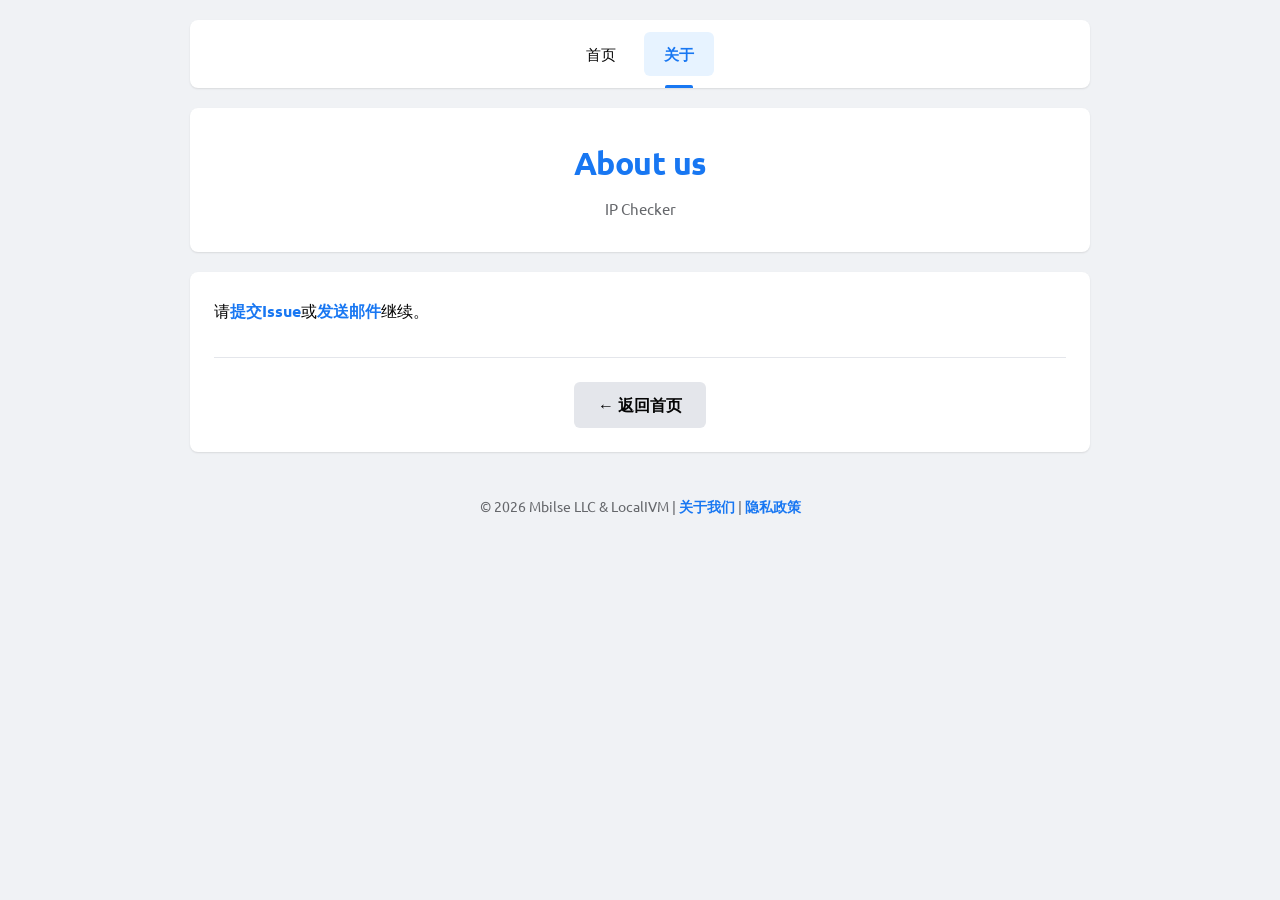
<file: about.html>
<!DOCTYPE html>
<html lang="zh-CN">
<head>
    <meta charset="UTF-8">
    <meta name="viewport" content="width=device-width, initial-scale=1.0">
    <title>About</title>
    
    <link rel="stylesheet" href="css/style.css">
    <link rel="stylesheet"
          href="https://fonts.googleapis.com/css?family=Ubuntu">
<style>
*{
font-family: 'Ubuntu', serif;
}
</style>
</head>
<body>
    <div class="container">
        <nav class="top-nav">
            <ul>
                <li><a href="index.html">首页</a></li>
                <li><a href="about.html" class="active">关于</a></li>
            </ul>
        </nav>

        <header>
            <h1>About us</h1>
            <p class="subtitle">IP Checker</p>
        </header>

        <div class="content-section">
            

     <p> 请<a href="https://github.com/mbilse/ip-checker/issues/new">提交Issue</a>或<a href="mailto: mbilse003@gmail.com">发送邮件</a>继续。</p>
            

            <div class="back-link">
                <a href="index.html">← 返回首页</a>
            </div>
        </div>

        <footer>
            <p>© 2026 Mbilse LLC & LocalIVM | <a href="about.html">关于我们</a> | <a href="privacy.html">隐私政策</a></p>
        </footer>
    </div>
</body>
</html>
</file>
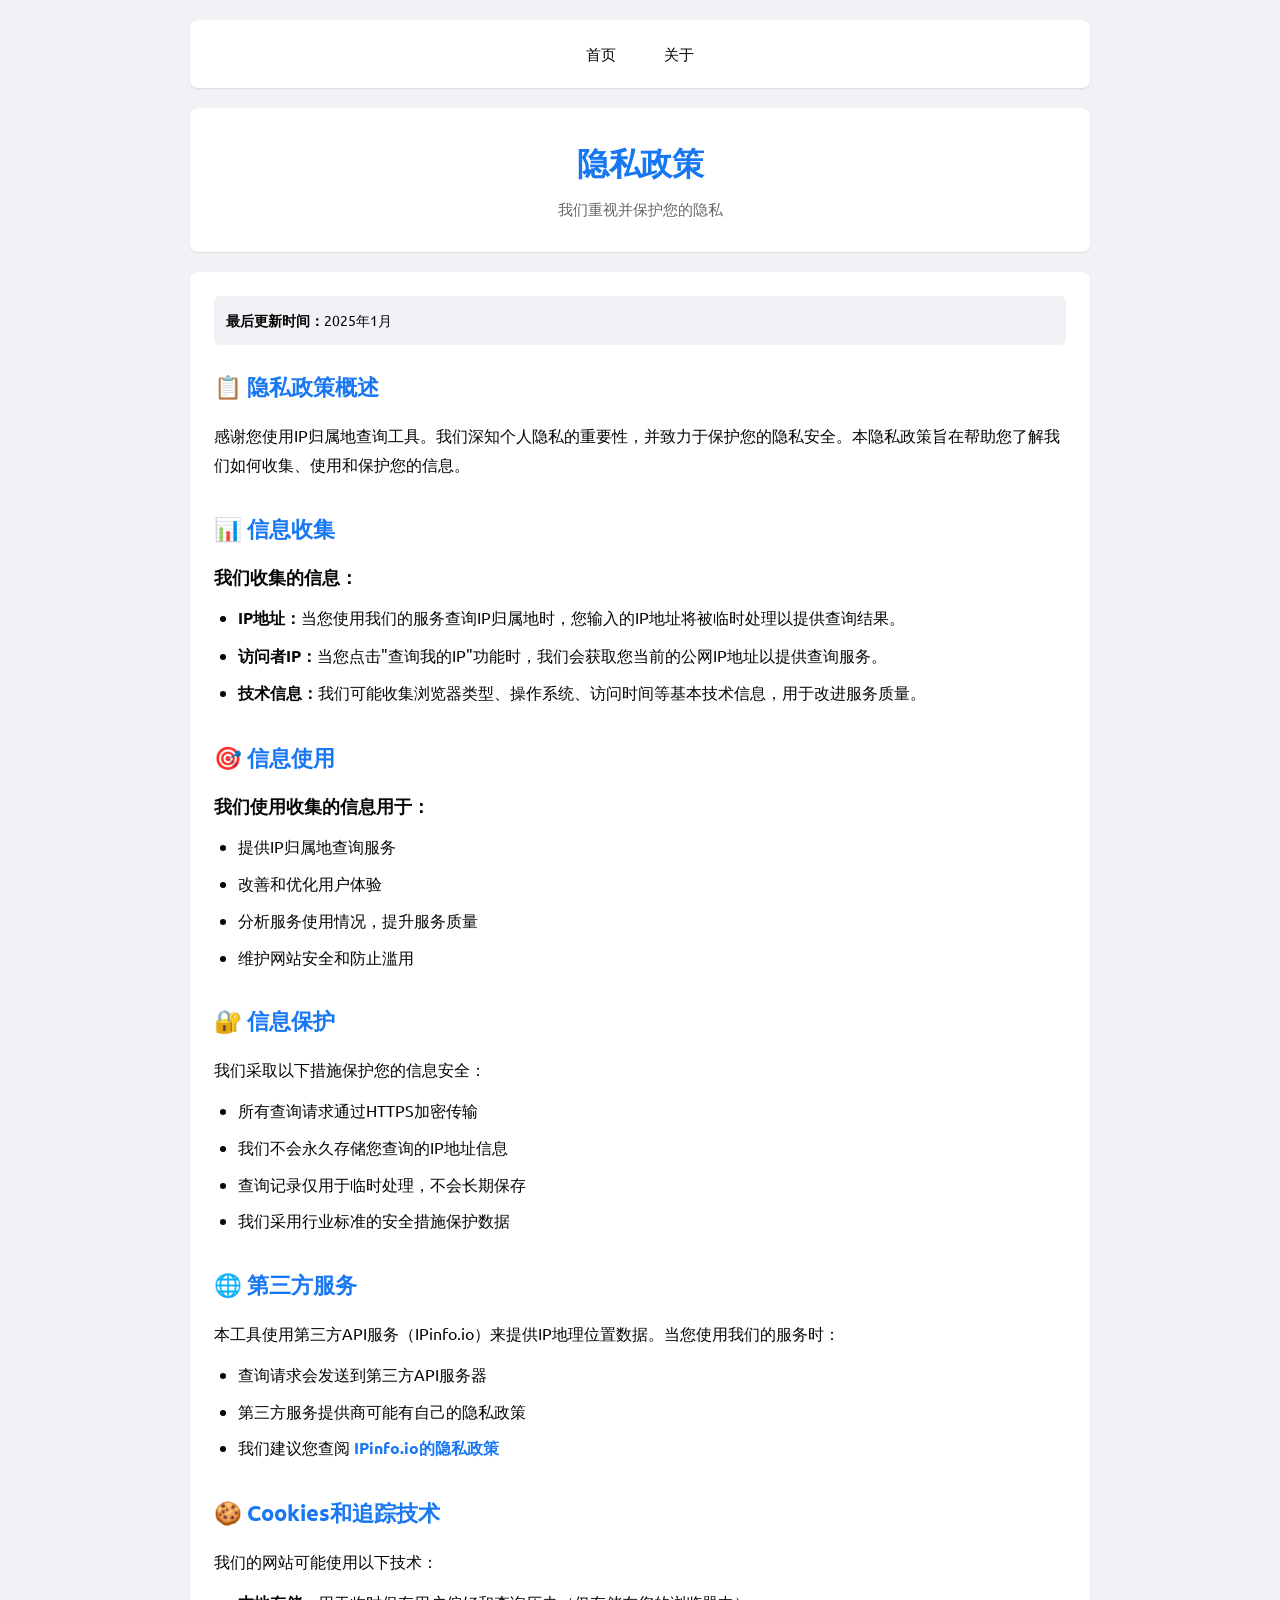
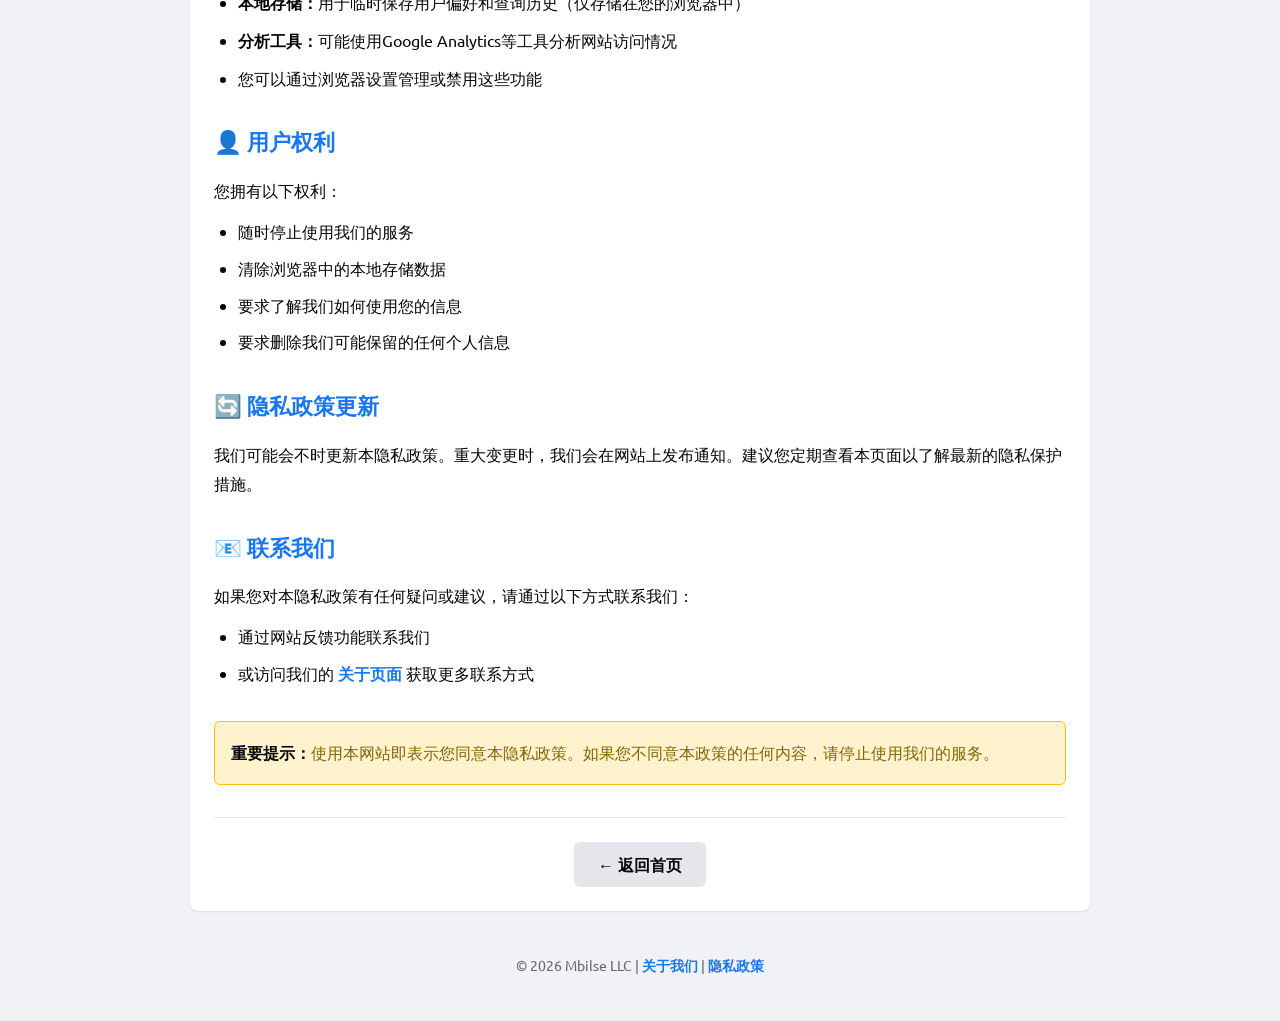
<file: privacy.html>
<!DOCTYPE html>
<html lang="zh-CN">
<head>
    <meta charset="UTF-8">
    <meta name="viewport" content="width=device-width, initial-scale=1.0">
    <title>隐私政策</title>
    
    <link rel="stylesheet" href="css/style.css">
    <link rel="stylesheet"
          href="https://fonts.googleapis.com/css?family=Ubuntu">
<style>
*{
font-family: 'Ubuntu', serif;
}
</style>
</head>
<body>
    <div class="container">
        <nav class="top-nav">
            <ul>
                <li><a href="index.html">首页</a></li>
                <li><a href="about.html">关于</a></li>
            </ul>
        </nav>

        <header>
            <h1>隐私政策</h1>
            <p class="subtitle">我们重视并保护您的隐私</p>
        </header>

        <div class="content-section">
            <p class="last-updated"><strong>最后更新时间：</strong>2025年1月</p>

            <div class="policy-section">
                <h2>📋 隐私政策概述</h2>
                <p>感谢您使用IP归属地查询工具。我们深知个人隐私的重要性，并致力于保护您的隐私安全。本隐私政策旨在帮助您了解我们如何收集、使用和保护您的信息。</p>
            </div>

            <div class="policy-section">
                <h2>📊 信息收集</h2>
                <h3>我们收集的信息：</h3>
                <ul>
                    <li><strong>IP地址：</strong>当您使用我们的服务查询IP归属地时，您输入的IP地址将被临时处理以提供查询结果。</li>
                    <li><strong>访问者IP：</strong>当您点击"查询我的IP"功能时，我们会获取您当前的公网IP地址以提供查询服务。</li>
                    <li><strong>技术信息：</strong>我们可能收集浏览器类型、操作系统、访问时间等基本技术信息，用于改进服务质量。</li>
                </ul>
            </div>

            <div class="policy-section">
                <h2>🎯 信息使用</h2>
                <h3>我们使用收集的信息用于：</h3>
                <ul>
                    <li>提供IP归属地查询服务</li>
                    <li>改善和优化用户体验</li>
                    <li>分析服务使用情况，提升服务质量</li>
                    <li>维护网站安全和防止滥用</li>
                </ul>
            </div>

            <div class="policy-section">
                <h2>🔐 信息保护</h2>
                <p>我们采取以下措施保护您的信息安全：</p>
                <ul>
                    <li>所有查询请求通过HTTPS加密传输</li>
                    <li>我们不会永久存储您查询的IP地址信息</li>
                    <li>查询记录仅用于临时处理，不会长期保存</li>
                    <li>我们采用行业标准的安全措施保护数据</li>
                </ul>
            </div>

            <div class="policy-section">
                <h2>🌐 第三方服务</h2>
                <p>本工具使用第三方API服务（IPinfo.io）来提供IP地理位置数据。当您使用我们的服务时：</p>
                <ul>
                    <li>查询请求会发送到第三方API服务器</li>
                    <li>第三方服务提供商可能有自己的隐私政策</li>
                    <li>我们建议您查阅 <a href="https://ipinfo.io/privacy-policy" target="_blank">IPinfo.io的隐私政策</a></li>
                </ul>
            </div>

            <div class="policy-section">
                <h2>🍪 Cookies和追踪技术</h2>
                <p>我们的网站可能使用以下技术：</p>
                <ul>
                    <li><strong>本地存储：</strong>用于临时保存用户偏好和查询历史（仅存储在您的浏览器中）</li>
                    <li><strong>分析工具：</strong>可能使用Google Analytics等工具分析网站访问情况</li>
                    <li>您可以通过浏览器设置管理或禁用这些功能</li>
                </ul>
            </div>

            <div class="policy-section">
                <h2>👤 用户权利</h2>
                <p>您拥有以下权利：</p>
                <ul>
                    <li>随时停止使用我们的服务</li>
                    <li>清除浏览器中的本地存储数据</li>
                    <li>要求了解我们如何使用您的信息</li>
                    <li>要求删除我们可能保留的任何个人信息</li>
                </ul>
            </div>

            <div class="policy-section">
                <h2>🔄 隐私政策更新</h2>
                <p>我们可能会不时更新本隐私政策。重大变更时，我们会在网站上发布通知。建议您定期查看本页面以了解最新的隐私保护措施。</p>
            </div>

            <div class="policy-section">
                <h2>📧 联系我们</h2>
                <p>如果您对本隐私政策有任何疑问或建议，请通过以下方式联系我们：</p>
                <ul>
                    <li>通过网站反馈功能联系我们</li>
                    <li>或访问我们的 <a href="about.html">关于页面</a> 获取更多联系方式</li>
                </ul>
            </div>

            <div class="policy-notice">
                <p><strong>重要提示：</strong>使用本网站即表示您同意本隐私政策。如果您不同意本政策的任何内容，请停止使用我们的服务。</p>
            </div>

            <div class="back-link">
                <a href="index.html">← 返回首页</a>
            </div>
        </div>

        <footer>
            <p>© 2026 Mbilse LLC | <a href="about.html">关于我们</a> | <a href="privacy.html">隐私政策</a></p>
        </footer>
    </div>
</body>
</html>
</file>
<file: css/style.css>
* {
    margin: 0;
    padding: 0;
    box-sizing: border-box;
}

body {
    font-family: -apple-system, BlinkMacSystemFont, 'Segoe UI', Helvetica, Arial, sans-serif;
    background: #f0f2f5;
    min-height: 100vh;
    padding: 20px;
    line-height: 1.6;
}

.container {
    max-width: 900px;
    margin: 0 auto;
}

/* 顶部导航样式 */
.top-nav {
    background: white;
    border-radius: 8px;
    box-shadow: 0 1px 2px rgba(0, 0, 0, 0.1);
    margin-bottom: 20px;
    padding: 12px 24px;
}

.top-nav ul {
    list-style: none;
    display: flex;
    gap: 8px;
    justify-content: center;
    align-items: center;
}

.top-nav li {
    margin: 0;
}

.top-nav a {
    display: block;
    padding: 10px 20px;
    color: #050505;
    text-decoration: none;
    font-size: 15px;
    font-weight: 500;
    border-radius: 6px;
    transition: all 0.2s;
    position: relative;
}

.top-nav a:hover {
    background: #f0f2f5;
    color: #1877f2;
}

.top-nav a.active {
    background: #e7f3ff;
    color: #1877f2;
    font-weight: 600;
}

.top-nav a.active::after {
    content: '';
    position: absolute;
    bottom: -12px;
    left: 50%;
    transform: translateX(-50%);
    width: 40%;
    height: 3px;
    background: #1877f2;
    border-radius: 2px 2px 0 0;
}

/* 头部样式 */
header {
    text-align: center;
    background: white;
    padding: 30px 20px;
    margin-bottom: 20px;
    border-radius: 8px;
    box-shadow: 0 1px 2px rgba(0, 0, 0, 0.1);
}

header h1 {
    font-size: 2em;
    color: #1877f2;
    margin-bottom: 8px;
    font-weight: 600;
    letter-spacing: -0.5px;
}

.subtitle {
    font-size: 0.95em;
    color: #65676b;
    font-weight: 400;
}

/* 搜索区域 */
.search-section {
    background: white;
    border-radius: 8px;
    padding: 24px;
    box-shadow: 0 1px 2px rgba(0, 0, 0, 0.1);
    margin-bottom: 20px;
}

.search-box {
    display: flex;
    gap: 10px;
    margin-bottom: 16px;
}

#ipInput {
    flex: 1;
    padding: 10px 12px;
    font-size: 15px;
    border: 1px solid #dddfe2;
    border-radius: 6px;
    outline: none;
    transition: all 0.2s;
    background: #f0f2f5;
    color: #050505;
}

#ipInput:focus {
    background: white;
    border-color: #1877f2;
    box-shadow: 0 0 0 2px rgba(24, 119, 242, 0.1);
}

#ipInput::placeholder {
    color: #8a8d91;
}

button {
    padding: 8px 16px;
    font-size: 14px;
    font-weight: 600;
    background: #1877f2;
    color: white;
    border: none;
    border-radius: 11px;
    cursor: pointer;
    transition: all 0.2s;
    display: flex;
    align-items: center;
    gap: 6px;
    white-space: nowrap;
}

button:hover {
    background: #166fe5;
}

button:active {
    background: #1564d6;
    transform: scale(0.98);
}

.btn-icon {
    font-size: 1em;
}

.quick-actions {
    display: flex;
    justify-content: center;
}

.btn-secondary {
    background: #e4e6eb;
    color: #050505;
}

.btn-secondary:hover {
    background: #d8dadf;
}

.btn-secondary:active {
    background: #ced0d4;
}

/* 加载动画 */
.loading {
    background: white;
    border-radius: 8px;
    padding: 32px;
    text-align: center;
    box-shadow: 0 1px 2px rgba(0, 0, 0, 0.1);
    margin-bottom: 20px;
}

.loading p {
    color: #1877f2;
}

.spinner {
    width: 40px;
    height: 40px;
    margin: 0 auto 16px;
    border: 3px solid #e4e6eb;
    border-top: 3px solid #1877f2;
    border-radius: 50%;
    animation: spin 0.8s linear infinite;
}

@keyframes spin {
    0% { transform: rotate(0deg); }
    100% { transform: rotate(360deg); }
}

/* 错误提示 */
.error {
    background: #ffebe9;
    border: 1px solid #f02849;
    color: #c41c00;
    padding: 12px 16px;
    border-radius: 6px;
    margin-bottom: 20px;
    text-align: center;
    font-size: 0.9em;
}

/* IP信息显示 */
.ip-info {
    background: white;
    border-radius: 8px;
    padding: 24px;
    box-shadow: 0 1px 2px rgba(0, 0, 0, 0.1);
    margin-bottom: 20px;
    animation: fadeIn 0.3s;
}

@keyframes fadeIn {
    from {
        opacity: 0;
        transform: translateY(10px);
    }
    to {
        opacity: 1;
        transform: translateY(0);
    }
}

.info-header {
    display: flex;
    align-items: center;
    justify-content: space-between;
    margin-bottom: 24px;
    padding-bottom: 16px;
    border-bottom: 1px solid #e4e6eb;
}

.info-header h2 {
    color: #050505;
    font-size: 1.6em;
    font-weight: 600;
}

.ip-type {
    padding: 6px 12px;
    background: #e7f3ff;
    color: #1877f2;
    border-radius: 6px;
    font-size: 0.85em;
    font-weight: 600;
}

.info-grid {
    display: grid;
    grid-template-columns: repeat(auto-fit, minmax(250px, 1fr));
    gap: 16px;
    margin-bottom: 24px;
}

.info-item {
    padding: 16px;
    background: #f0f2f5;
    border-radius: 8px;
    display: flex;
    flex-direction: column;
    gap: 8px;
    transition: all 0.2s;
}

.info-item:hover {
    background: #e4e6eb;
}

.info-label {
    font-size: 0.85em;
    color: #65676b;
    font-weight: 600;
}

.info-value {
    font-size: 1em;
    color: #050505;
    font-weight: 500;
    word-break: break-all;
}

/* 地图容器 */
.map-container {
    margin-top: 24px;
    padding-top: 24px;
    border-top: 1px solid #e4e6eb;
}

.map-container h3 {
    color: #050505;
    margin-bottom: 12px;
    font-size: 1.2em;
    font-weight: 600;
}

.map-link {
    padding: 12px;
    background: #f0f2f5;
    border-radius: 6px;
    font-size: 0.9em;
}

.map-link p {
    color: #65676b;
    margin-bottom: 8px;
}

.map-link a {
    color: #1877f2;
    text-decoration: none;
    font-weight: 600;
}

.map-link a:hover {
    text-decoration: underline;
}

/* 使用说明 */
.instructions {
    background: white;
    border-radius: 8px;
    padding: 24px;
    box-shadow: 0 1px 2px rgba(0, 0, 0, 0.1);
    margin-bottom: 20px;
}

.instructions h3 {
    color: #1877f2;
    margin-bottom: 16px;
    font-size: 1.3em;
    font-weight: 600;
}

.instructions ul {
    list-style-position: inside;
    margin-bottom: 16px;
    color: #65676b;
    font-size: 0.9em;
    line-height: 1.8;
}

.instructions li {
    padding: 4px 0;
    color: #050505;
}

.api-notice {
    background: #fff3cd;
    border: 1px solid #ffc107;
    padding: 12px;
    border-radius: 6px;
    font-size: 0.9em;
    color: #856404;
}

.api-notice strong {
    color: #050505;
}

.api-notice a {
    color: #1877f2;
    text-decoration: none;
    font-weight: 600;
}

.api-notice a:hover {
    text-decoration: underline;
}

/* 页脚 */
footer {
    text-align: center;
    padding: 20px 0;
    color: #65676b;
    font-size: 0.85em;
}

footer p {
    margin: 4px 0;
}

footer a {
    color: #1877f2;
    text-decoration: none;
    font-weight: 600;
}

footer a:hover {
    text-decoration: underline;
}

/* 内容页面样式 (关于页面和隐私政策页面) */
.content-section {
    background: white;
    border-radius: 8px;
    padding: 24px;
    box-shadow: 0 1px 2px rgba(0, 0, 0, 0.1);
    margin-bottom: 20px;
}

.content-section p {
    color: #050505;
    margin-bottom: 12px;
    line-height: 1.8;
}

.content-section h2 {
    color: #1877f2;
    margin: 24px 0 16px 0;
    font-size: 1.4em;
    font-weight: 600;
}

.content-section h3 {
    color: #050505;
    margin: 16px 0 12px 0;
    font-size: 1.1em;
    font-weight: 600;
}

.content-section h4 {
    color: #050505;
    margin: 12px 0 8px 0;
    font-size: 1em;
    font-weight: 600;
}

.content-section ul {
    margin: 12px 0 16px 24px;
    line-height: 1.8;
}

.content-section li {
    color: #050505;
    margin: 8px 0;
}

.content-section a {
    color: #1877f2;
    text-decoration: none;
    font-weight: 600;
}

.content-section a:hover {
    text-decoration: underline;
}

.policy-section,
.about-section {
    margin-bottom: 32px;
}

.last-updated {
    color: #65676b;
    font-size: 0.9em;
    margin-bottom: 24px;
    padding: 12px;
    background: #f0f2f5;
    border-radius: 6px;
}

.policy-notice,
.disclaimer {
    background: #fff3cd;
    border: 1px solid #ffc107;
    padding: 16px;
    border-radius: 6px;
    margin: 16px 0;
}

.policy-notice p,
.disclaimer ul {
    color: #856404;
    margin: 0;
}

.policy-notice strong {
    color: #050505;
}

.back-link {
    margin-top: 32px;
    padding-top: 24px;
    border-top: 1px solid #e4e6eb;
    text-align: center;
}

.back-link a {
    display: inline-block;
    padding: 10px 24px;
    background: #e4e6eb;
    color: #050505;
    text-decoration: none;
    border-radius: 6px;
    font-weight: 600;
    transition: all 0.2s;
}

.back-link a:hover {
    background: #d8dadf;
}

/* 功能网格 */
.features-grid {
    display: grid;
    grid-template-columns: repeat(auto-fit, minmax(250px, 1fr));
    gap: 16px;
    margin: 20px 0;
}

.feature-item {
    padding: 20px;
    background: #f0f2f5;
    border-radius: 8px;
    text-align: center;
    transition: all 0.2s;
}

.feature-item:hover {
    background: #e4e6eb;
    transform: translateY(-2px);
    box-shadow: 0 2px 4px rgba(0, 0, 0, 0.1);
}

.feature-icon {
    font-size: 2em;
    margin-bottom: 12px;
}

.feature-item h3 {
    color: #1877f2;
    font-size: 1.1em;
    margin: 12px 0 8px 0;
}

.feature-item p {
    color: #65676b;
    font-size: 0.9em;
    margin: 0;
}

/* 使用场景列表 */
.use-cases {
    list-style: none;
    margin: 16px 0;
    padding: 0;
}

.use-cases li {
    padding: 12px;
    background: #f0f2f5;
    border-radius: 6px;
    margin-bottom: 12px;
}

.use-cases strong {
    color: #1877f2;
}

/* 更新日志 */
.changelog {
    margin: 16px 0;
}

.changelog-item {
    padding: 16px;
    background: #f0f2f5;
    border-radius: 6px;
    margin-bottom: 16px;
    border-left: 4px solid #1877f2;
}

.changelog-item h4 {
    color: #1877f2;
    margin-top: 0;
}

.changelog-item ul {
    margin: 8px 0 0 20px;
}

/* 响应式设计 */
@media (max-width: 768px) {
    body {
        padding: 12px;
    }

    /* 导航移动端适配 */
    .top-nav {
        padding: 10px 16px;
    }

    .top-nav ul {
        gap: 6px;
    }

    .top-nav a {
        padding: 8px 16px;
        font-size: 14px;
    }

    .top-nav a.active::after {
        width: 60%;
        height: 2px;
    }

    header {
        padding: 20px 16px;
    }

    header h1 {
        font-size: 1.6em;
    }

    .search-section {
        padding: 16px;
    }

    .search-box {
        flex-direction: column;
    }

    button {
        width: 100%;
        justify-content: center;
    }

    .info-grid {
        grid-template-columns: 1fr;
    }

    .info-header {
        flex-direction: column;
        gap: 12px;
        text-align: center;
    }

    .instructions {
        padding: 16px;
    }

    /* 内容页面移动端优化 */
    .content-section {
        padding: 16px;
    }

    .content-section h2 {
        font-size: 1.2em;
    }

    .features-grid {
        grid-template-columns: 1fr;
    }

    .feature-item {
        padding: 16px;
    }
}

@media (max-width: 480px) {
    /* 小屏幕导航优化 */
    .top-nav {
        padding: 8px 12px;
    }

    .top-nav ul {
        gap: 4px;
        flex-wrap: wrap;
    }

    .top-nav a {
        padding: 6px 14px;
        font-size: 13px;
    }

    header h1 {
        font-size: 1.4em;
    }

    .subtitle {
        font-size: 0.85em;
    }

    .info-header h2 {
        font-size: 1.3em;
    }

    /* 小屏幕内容页面优化 */
    .content-section {
        padding: 12px;
    }

    .content-section h2 {
        font-size: 1.1em;
    }

    .content-section ul {
        margin-left: 16px;
    }

    .back-link a {
        padding: 8px 20px;
        font-size: 14px;
    }
}
</file>
